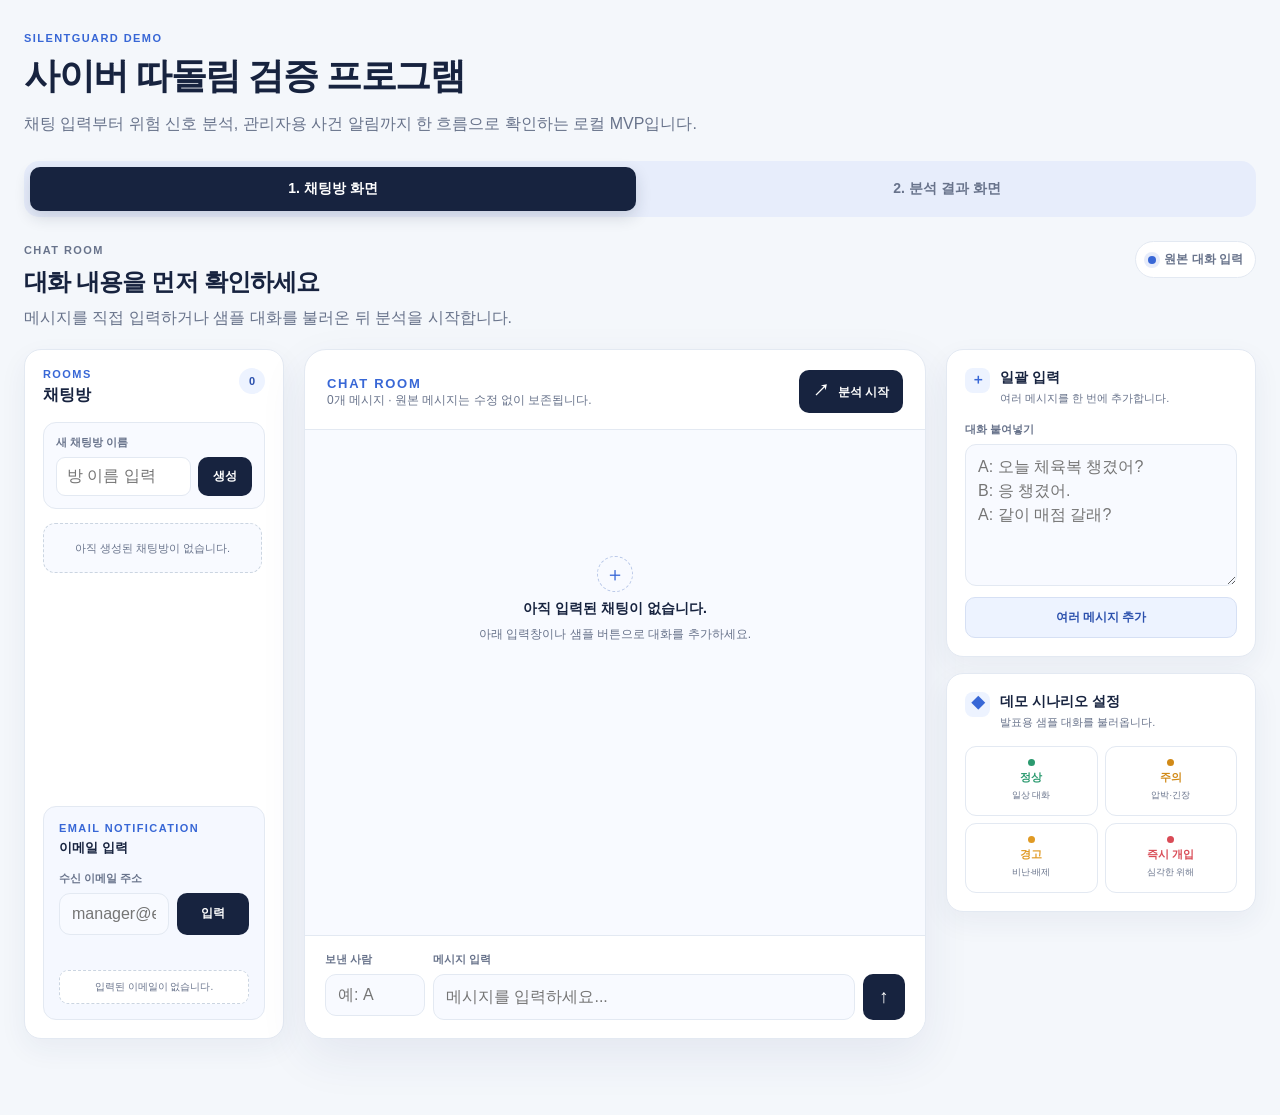
<file: front/index.html>
<!DOCTYPE html>
<html lang="ko">

<head>
    <meta charset="UTF-8">
    <meta name="viewport" content="width=device-width, initial-scale=1.0">
    <title>SilentGuard</title>
    <link rel="stylesheet" href="style.css">
</head>

<body>
    <main class="app-shell">
        <header class="app-header">
            <div>
                <p class="eyebrow">SilentGuard Demo</p>
                <h1>사이버 따돌림 검증 프로그램</h1>
                <p class="app-description">채팅 입력부터 위험 신호 분석, 관리자용 사건 알림까지 한 흐름으로 확인하는 로컬 MVP입니다.</p>
            </div>
        </header>

        <nav class="screen-tabs" aria-label="화면 전환">
            <button type="button" id="chat-screen-btn" class="screen-tab is-active">1. 채팅방 화면</button>
            <button type="button" id="result-screen-btn" class="screen-tab">2. 분석 결과 화면</button>
        </nav>

        <section id="chat-screen" class="screen-panel is-active">
            <div class="screen-header">
                <div>
                    <p class="section-kicker">CHAT ROOM</p>
                    <h2>대화 내용을 먼저 확인하세요</h2>
                    <p>메시지를 직접 입력하거나 샘플 대화를 불러온 뒤 분석을 시작합니다.</p>
                </div>
                <div class="flow-hint"><span class="flow-dot"></span> 원본 대화 입력</div>
            </div>

            <div class="chat-layout">
                <aside class="panel room-list-panel" aria-label="채팅방 리스트">
                    <div class="room-list-header">
                        <div>
                            <p class="section-kicker">ROOMS</p>
                            <h3>채팅방</h3>
                        </div>
                        <span id="room-count" class="room-count-badge">1</span>
                    </div>

                    <div class="room-create-box">
                        <label for="new-room-name">새 채팅방 이름</label>
                        <div class="room-create-row">
                            <input type="text" id="new-room-name" placeholder="방 이름 입력" maxlength="30">
                            <button type="button" id="create-room-btn" class="primary-button room-create-button">생성</button>
                        </div>
                    </div>

                    <div id="room-list" class="room-list"></div>

                    <article class="email-recipient-card room-email-card">
                        <div>
                            <p class="section-kicker">EMAIL NOTIFICATION</p>
                            <h4>이메일 입력</h4>
                        </div>
                        <div class="field-block">
                            <label for="room-notification-email">수신 이메일 주소</label>
                            <div class="email-recipient-row">
                                <input
                                    type="text"
                                    id="room-notification-email"
                                    name="room-notification-email"
                                    placeholder="manager@example.com"
                                    inputmode="email"
                                    autocomplete="email"
                                >
                                <button type="button" id="add-room-email-btn" class="primary-button email-send-button">입력</button>
                            </div>
                            <p id="room-email-feedback" class="email-input-feedback" aria-live="polite"></p>
                        </div>
                        <div id="room-email-list" class="email-address-list"></div>
                    </article>
                </aside>

                <section class="panel chat-container-panel">
                    <div class="chat-room-header">
                        <div>
                            <span class="room-label">CHAT ROOM</span>
                            <h3 id="active-room-name">demo_room</h3>
                            <p><span id="chat-count">0개 메시지</span> · 원본 메시지는 수정 없이 보존됩니다.</p>
                        </div>
                        <button type="button" id="analyze-btn" class="primary-button analyze-header-button">
                            <span class="button-icon">↗</span> 분석 시작
                        </button>
                    </div>

                    <div id="chat-list" class="chat-thread">
                        <div id="empty-chat" class="empty-chat">
                            <span class="empty-chat-icon">＋</span>
                            <strong>아직 입력된 채팅이 없습니다.</strong>
                            <span>아래 입력창이나 샘플 버튼으로 대화를 추가하세요.</span>
                        </div>
                    </div>

                    <div class="chat-composer">
                        <div class="composer-row">
                            <div class="field-block sender-field">
                                <label for="sender">보낸 사람</label>
                                <input type="text" id="sender" placeholder="예: A" maxlength="20">
                            </div>
                            <div class="field-block message-field">
                                <label for="message">메시지 입력</label>
                                <div class="message-entry-row">
                                    <textarea id="message" rows="1" placeholder="메시지를 입력하세요..."></textarea>
                                    <button type="button" id="add-message-btn" class="primary-button icon-button" aria-label="메시지 추가">↑</button>
                                </div>
                            </div>
                        </div>

                    </div>
                </section>

                <aside class="chat-side-controls">
                    <section class="panel side-panel bulk-input-panel">
                        <div class="side-panel-heading">
                            <div class="panel-icon">＋</div>
                            <div>
                                <h3>일괄 입력</h3>
                                <p>여러 메시지를 한 번에 추가합니다.</p>
                            </div>
                        </div>
                        <div class="field-block">
                            <label for="bulk-message-input">대화 붙여넣기</label>
                            <textarea id="bulk-message-input" rows="5" placeholder="A: 오늘 체육복 챙겼어?&#10;B: 응 챙겼어.&#10;A: 같이 매점 갈래?"></textarea>
                        </div>
                        <button type="button" id="bulk-add-btn" class="secondary-button full-button">여러 메시지 추가</button>
                    </section>

                    <section class="panel side-panel demo-sample-panel">
                        <div class="side-panel-heading scenario-heading">
                            <div class="panel-icon">◆</div>
                            <div>
                                <h3>데모 시나리오 설정</h3>
                                <p>발표용 샘플 대화를 불러옵니다.</p>
                            </div>
                        </div>

                        <div class="scenario-grid" aria-label="위험 단계 시나리오 선택">
                            <button type="button" class="scenario-card scenario-normal" data-scenario="normal"><span class="scenario-dot"></span><strong>정상</strong><small>일상 대화</small></button>
                            <button type="button" class="scenario-card scenario-caution" data-scenario="caution"><span class="scenario-dot"></span><strong>주의</strong><small>압박·긴장</small></button>
                            <button type="button" class="scenario-card scenario-warning" data-scenario="warning"><span class="scenario-dot"></span><strong>경고</strong><small>비난·배제</small></button>
                            <button type="button" class="scenario-card scenario-immediate" data-scenario="immediate"><span class="scenario-dot"></span><strong>즉시 개입</strong><small>심각한 위해</small></button>
                        </div>
                    </section>
                </aside>
            </div>
        </section>

        <section id="result-screen" class="screen-panel">
            <div class="screen-header result-screen-header">
                <div>
                    <p class="section-kicker">ANALYSIS RESULT</p>
                    <h2>분석 결과 리포트</h2>
                    <p>대화 맥락과 위험 신호 분석 결과를 원본 근거와 함께 확인합니다.</p>
                </div>
                <div class="result-header-actions">
                    <div id="analysis-complete-badge" class="flow-hint result-complete"><span class="flow-dot"></span> 분석 대기</div>
                    <button type="button" id="back-to-chat-btn" class="secondary-button">채팅방으로 돌아가기</button>
                </div>
            </div>

            <div id="analysis-feedback" class="status-banner">채팅방 화면에서 메시지를 구성한 뒤 분석을 시작하세요.</div>

            <section id="analysis-result" class="panel analysis-overview-panel">
                <div class="result-grid result-grid-three">
                    <div id="risk-result-card" class="result-card">
                        <span class="result-label">괴롭힘 가능성</span>
                        <strong id="risk-score" class="risk-score">-</strong>
                    </div>
                    <div id="risk-level-card" class="result-card">
                        <span class="result-label">위험 단계</span>
                        <strong id="risk-level" class="risk-level">분석 전</strong>
                    </div>
                    <div class="result-card notification-summary-card">
                        <span class="result-label">알림 전달 상태</span>
                        <div id="notification-status-value" class="notification-status">알림 미설정</div>
                    </div>
                </div>

                <div id="risk-level-description" class="risk-description">분석 결과가 표시되면 위험 단계 설명이 나타납니다.</div>
                <div class="notice"><p>※ 괴롭힘 가능성은 대화에서 발견된 위험 신호를 수치화한 값입니다. 학교폭력 여부나 특정 사용자의 역할을 확정하는 결과로 사용하지 않습니다.</p></div>
            </section>

            <div class="result-detail-grid">
                <section id="risk-segments" class="panel result-detail-panel">
                    <div class="section-header">
                        <div>
                            <p class="section-kicker">ORIGINAL EVIDENCE</p>
                            <h3>위험 판단 채팅 구간</h3>
                            <p>원본 메시지와 근거 ID를 수정 없이 표시합니다.</p>
                        </div>
                    </div>
                    <div id="risk-segment-list"><div class="empty-result">아직 분석된 위험 구간이 없습니다.</div></div>

                    <article class="email-recipient-card">
                        <div>
                            <p class="section-kicker">EMAIL NOTIFICATION</p>
                            <h4>이메일 입력</h4>
                        </div>
                        <div class="field-block">
                            <label for="notification-email">수신 이메일 주소</label>
                            <div class="email-recipient-row">
                                <input
                                    type="email"
                                    id="notification-email"
                                    name="notification-email"
                                    placeholder="manager@example.com"
                                    autocomplete="email"
                                >
                                <button type="button" class="primary-button email-send-button">전송</button>
                            </div>
                        </div>
                    </article>
                </section>

                <section id="admin-alert" class="panel result-detail-panel">
                    <div class="section-header">
                        <div>
                            <p class="section-kicker">AGENT NOTIFICATION</p>
                            <h3>관리자용 사건 알림</h3>
                            <p>Agent가 생성한 관리자용 참고 정보를 확인합니다.</p>
                        </div>
                    </div>

                    <div class="alert-grid">
                        <article class="alert-card alert-card-wide"><h4>시스템 판단 근거</h4><p id="system-decision-summary">분석 전</p></article>
                        <article class="alert-card"><h4>채팅 시간</h4><p id="chat-time-range">분석 전</p></article>
                        <article class="alert-card"><h4>위험 유형</h4><p id="risk-type">분석 전</p></article>
                        <article class="alert-card"><h4>위험 판단 이유와 근거 메시지</h4><p id="risk-reason">분석 전</p><div id="evidence-message-links" class="evidence-links"></div></article>
                        <article class="alert-card"><h4>관리자용 사건 요약</h4><p id="incident-summary">분석 전</p></article>
                        <article class="alert-card"><h4>추가 확인 필요</h4><p id="additional-context">분석 전</p></article>
                        <article class="alert-card"><h4>권장 초기 조치</h4><p id="recommended-actions">분석 전</p></article>
                        <article class="alert-card"><h4>알림 전달 상태</h4><p id="alert-notification-status">알림 미설정</p></article>
                    </div>

                    <div class="notice notice-stack"><p id="analysis-disclaimer">※ AI 분석은 위험 신호 탐지를 위한 참고 정보입니다. 최종 판단에는 추가 검토가 필요합니다.</p></div>
                </section>
            </div>
        </section>
    </main>

    <script src="app.js"></script>
</body>

</html>
</file>
<file: front/style.css>
:root {
    --page-bg: #f4f7fb;
    --surface: #ffffff;
    --surface-soft: #f8faff;
    --ink: #17233f;
    --muted: #68738b;
    --border: #e3e9f2;
    --primary: #3867d6;
    --primary-dark: #2b50ad;
    --normal: #2b9a6f;
    --caution: #d18a17;
    --warning: #e09a24;
    --immediate: #d94b56;
    --radius-panel: 22px;
    --radius-control: 11px;
    --shadow: 0 18px 48px rgba(37, 49, 109, 0.08);
}

* { box-sizing: border-box; }
body { margin: 0; background: var(--page-bg); color: var(--ink); font-family: Pretendard, "Noto Sans KR", "Apple SD Gothic Neo", "Segoe UI", sans-serif; -webkit-font-smoothing: antialiased; }
button, input, textarea, select { font: inherit; }
button { border: 0; cursor: pointer; transition: transform .16s ease, background .16s ease, border-color .16s ease, box-shadow .16s ease; }
button:hover { transform: translateY(-1px); }
button:disabled { opacity: .55; cursor: not-allowed; transform: none; }

.app-shell { max-width: 1360px; margin: 0 auto; padding: 32px 24px 56px; }
.app-header { margin-bottom: 24px; }
.eyebrow, .section-kicker, .room-label { margin: 0; color: var(--primary); font-size: 11px; font-weight: 800; letter-spacing: .13em; text-transform: uppercase; }
.chat-room-header .room-label { font-size: 13px; }
.chat-room-header #active-room-name { display: none; }
.app-header h1 { margin: 8px 0 10px; font-size: clamp(26px, 4vw, 36px); letter-spacing: -.04em; }
.app-description, .screen-header p, .section-header p { margin: 0; color: var(--muted); line-height: 1.65; }
.screen-tabs { display: flex; gap: 8px; margin-bottom: 24px; padding: 6px; background: #e7edfb; border-radius: 15px; }
.screen-tab { flex: 1; padding: 13px 18px; border-radius: 10px; background: transparent; color: var(--muted); font-size: 14px; font-weight: 800; }
.screen-tab.is-active { background: var(--ink); color: #fff; box-shadow: 0 6px 16px rgba(23, 35, 63, .16); }
.screen-panel { display: none; }
.screen-panel.is-active { display: block; }
.screen-header { display: flex; align-items: flex-start; justify-content: space-between; gap: 20px; margin-bottom: 18px; }
.screen-header h2 { margin: 6px 0 7px; font-size: 24px; letter-spacing: -.035em; }
.flow-hint { display: inline-flex; align-items: center; gap: 8px; padding: 9px 12px; border: 1px solid var(--border); border-radius: 999px; background: var(--surface); color: var(--muted); font-size: 12px; font-weight: 800; white-space: nowrap; }
.flow-dot { width: 8px; height: 8px; border-radius: 50%; background: var(--primary); box-shadow: 0 0 0 4px rgba(56,103,214,.12); }
.result-complete { color: var(--normal); border-color: #ccebdd; background: #f0fbf6; }
.result-complete .flow-dot { background: var(--normal); box-shadow: 0 0 0 4px rgba(43,154,111,.12); }
.result-header-actions { display: flex; align-items: center; gap: 10px; }

.panel { margin-bottom: 20px; padding: 22px; border: 1px solid var(--border); border-radius: var(--radius-panel); background: var(--surface); box-shadow: var(--shadow); }
.chat-layout { display: grid; grid-template-columns: 260px minmax(0, 1fr) 310px; align-items: start; gap: 20px; }
.room-list-panel { display: flex; min-height: 690px; max-height: 690px; flex-direction: column; padding: 18px; border-radius: 17px; box-shadow: 0 10px 28px rgba(37,49,109,.06); }
.room-list-header { display: flex; align-items: flex-start; justify-content: space-between; gap: 12px; margin-bottom: 16px; }
.room-list-header h3 { margin: 5px 0 0; font-size: 16px; }
.room-count-badge { display: inline-flex; min-width: 26px; height: 26px; align-items: center; justify-content: center; border-radius: 999px; background: #edf3ff; color: var(--primary-dark); font-size: 11px; font-weight: 900; }
.room-create-box { padding: 12px; border: 1px solid var(--border); border-radius: 13px; background: var(--surface-soft); }
.room-create-box label { display: block; margin-bottom: 7px; color: var(--muted); font-size: 11px; font-weight: 800; }
.room-create-row { display: flex; gap: 7px; }
.room-create-row input { min-width: 0; flex: 1; min-height: 38px; padding: 8px 10px; border: 1px solid var(--border); border-radius: 9px; background: var(--surface); color: var(--ink); outline: none; }
.room-create-row input:focus { border-color: #99b1ed; box-shadow: 0 0 0 3px rgba(56,103,214,.12); }
.room-create-button { min-width: 54px; padding: 9px 10px; }
.room-list { display: flex; min-height: 0; flex: 1; flex-direction: column; gap: 8px; margin-top: 14px; padding-right: 3px; overflow-y: auto; }
.room-list::-webkit-scrollbar { width: 6px; }
.room-list::-webkit-scrollbar-thumb { border-radius: 999px; background: #cbd5e1; }
.room-list::-webkit-scrollbar-track { background: transparent; }
.room-list-item { width: 100%; padding: 12px; border: 1px solid transparent; border-radius: 12px; background: transparent; color: var(--ink); text-align: left; }
.room-list-item:hover { background: var(--surface-soft); transform: none; }
.room-list-item.is-active { border-color: #cddafa; background: #edf3ff; box-shadow: 0 0 0 2px rgba(56,103,214,.08) inset; }
.room-list-item-header { display: flex; align-items: center; justify-content: space-between; gap: 8px; margin-bottom: 5px; }
.room-list-item-name { min-width: 0; overflow: hidden; color: var(--ink); font-size: 13px; font-weight: 900; text-overflow: ellipsis; white-space: nowrap; }
.room-list-item-actions { display: inline-flex; flex: 0 0 auto; align-items: center; gap: 5px; }
.room-list-item-count { flex: 0 0 auto; color: var(--primary); font-size: 10px; font-weight: 900; }
.room-delete-button { display: grid; width: 16px; height: 18px; place-items: center; background: transparent; color: var(--muted); font-size: 14px; font-weight: 900; line-height: 1; }
.room-delete-button:hover { background: transparent; color: var(--immediate); transform: none; }
.room-list-item-meta { display: flex; align-items: center; gap: 6px; color: var(--muted); font-size: 10px; line-height: 1.35; }
.room-list-item-meta span:last-child { min-width: 0; overflow: hidden; text-overflow: ellipsis; white-space: nowrap; }
.room-status-dot { width: 7px; height: 7px; flex: 0 0 auto; border-radius: 50%; background: var(--normal); }
.room-list-empty { padding: 16px 10px; border: 1px dashed #cbd5e1; border-radius: 12px; background: var(--surface-soft); color: var(--muted); font-size: 11px; line-height: 1.5; text-align: center; }
.chat-container-panel { display: flex; min-height: 690px; flex-direction: column; padding: 0; overflow: hidden; }
.chat-room-header { display: flex; align-items: center; justify-content: space-between; gap: 18px; padding: 20px 22px 16px; border-bottom: 1px solid var(--border); }
.chat-room-header h3 { margin: 5px 0 5px; font-size: 17px; }
.chat-room-header p { margin: 0; color: var(--muted); font-size: 12px; }
.analyze-header-button { flex: 0 0 auto; }
.button-icon { display: inline-block; margin-right: 5px; font-size: 16px; }
.chat-thread { display: flex; min-height: 390px; max-height: 540px; flex: 1; flex-direction: column; gap: 11px; overflow-y: auto; padding: 20px 22px; background: var(--surface-soft); }
.empty-chat { display: flex; min-height: 300px; align-items: center; justify-content: center; flex-direction: column; gap: 8px; color: var(--muted); text-align: center; }
.empty-chat-icon { display: grid; width: 36px; height: 36px; place-items: center; border: 1px dashed #b9c8e8; border-radius: 50%; color: var(--primary); font-size: 20px; }
.empty-chat strong { color: var(--ink); font-size: 14px; }
.empty-chat span:last-child { font-size: 12px; }
.message-card { display: inline-block; width: fit-content; max-width: min(85%, 560px); align-self: flex-start; padding: 11px 14px; border: 1px solid #dbe4ff; border-radius: 17px 17px 17px 5px; background: #eef2ff; box-shadow: 0 7px 16px rgba(59, 130, 246, .06); }
.message-card.is-focused { outline: 3px solid #f5b342; box-shadow: 0 0 0 6px rgba(245, 179, 66, .16); }
.message-header { display: flex; flex-wrap: wrap; gap: 6px 10px; margin-bottom: 5px; color: var(--muted); font-size: 10px; }
.message-header strong { color: var(--ink); font-size: 11px; }
.message-content { display: inline-block; color: var(--ink); font-size: 14px; line-height: 1.55; white-space: pre-wrap; word-break: break-word; }
.chat-composer { padding: 16px 20px 18px; border-top: 1px solid var(--border); background: var(--surface); }
.composer-row { display: grid; grid-template-columns: 100px minmax(0, 1fr); gap: 8px; }
.field-block { display: flex; flex-direction: column; gap: 7px; }
.field-block label { color: var(--muted); font-size: 11px; font-weight: 800; }
.field-block input, .field-block textarea, .field-block select { width: 100%; border: 1px solid var(--border); border-radius: var(--radius-control); background: var(--surface-soft); color: var(--ink); outline: none; }
.field-block input:focus, .field-block textarea:focus, .field-block select:focus { border-color: #99b1ed; box-shadow: 0 0 0 3px rgba(56,103,214,.12); }
.field-block input, .field-block select { min-height: 42px; padding: 10px 12px; }
.field-block textarea { min-height: 42px; padding: 10px 12px; resize: vertical; line-height: 1.5; }
.message-entry-row { display: flex; gap: 8px; }
.message-entry-row textarea { flex: 1; resize: none; }
.scenario-dot { width: 7px; height: 7px; border-radius: 50%; background: currentColor; }

.chat-side-controls { display: flex; flex-direction: column; gap: 16px; }
.side-panel { margin: 0; padding: 18px; border-radius: 17px; box-shadow: 0 10px 28px rgba(37,49,109,.06); }
.side-panel-heading { display: flex; align-items: flex-start; gap: 10px; margin-bottom: 15px; }
.side-panel-heading h3 { margin: 1px 0 4px; font-size: 14px; }
.side-panel-heading p { margin: 0; color: var(--muted); font-size: 11px; line-height: 1.45; }
.panel-icon { display: grid; width: 25px; height: 25px; flex: 0 0 auto; place-items: center; border-radius: 8px; background: #edf3ff; color: var(--primary); font-size: 14px; font-weight: 900; }
.full-button { width: 100%; margin-top: 11px; }
.secondary-button, .primary-button { padding: 11px 14px; border-radius: 10px; font-size: 12px; font-weight: 800; }
.primary-button { background: var(--ink); color: #fff; }
.primary-button:hover { background: var(--primary-dark); }
.secondary-button { border: 1px solid #d6e0f4; background: #edf3ff; color: var(--primary-dark); }
.icon-button { width: 42px; min-width: 42px; padding: 0; font-size: 19px; }
.scenario-heading { position: relative; }
.scenario-grid { display: grid; grid-template-columns: repeat(2, minmax(0, 1fr)); gap: 7px; }
.scenario-card { display: flex; min-height: 70px; align-items: center; justify-content: center; flex-direction: column; gap: 4px; border: 1px solid var(--border); border-radius: 11px; background: var(--surface); color: var(--ink); }
.scenario-card strong { font-size: 11px; }
.scenario-card small { color: var(--muted); font-size: 9px; }
.scenario-card:hover, .scenario-card.is-selected { box-shadow: 0 0 0 2px currentColor inset; }
.scenario-normal { color: var(--normal); }
.scenario-caution { color: var(--caution); }
.scenario-warning { color: var(--warning); }
.scenario-immediate { color: var(--immediate); }
.scenario-normal.is-selected { background: #f0fbf6; }
.scenario-caution.is-selected { background: #fffbeb; }
.scenario-warning.is-selected { background: #fff7ed; }
.scenario-immediate.is-selected { background: #fff1f2; }

.status-banner { margin-bottom: 18px; padding: 13px 16px; border: 1px solid #dbe4ff; border-radius: 13px; background: #edf3ff; color: var(--primary-dark); font-size: 12px; font-weight: 700; line-height: 1.55; }
.status-banner.is-loading { border-color: #f5deb1; background: #fff9ed; color: #9a670e; }
.status-banner.is-success { border-color: #ccebdd; background: #f0fbf6; color: #187052; }
.status-banner.is-error { border-color: #f2c7cb; background: #fff3f4; color: #b33b47; }
.analysis-overview-panel { padding: 20px; }
.result-grid { display: grid; gap: 14px; margin-bottom: 14px; }
.result-grid-three { grid-template-columns: repeat(3, minmax(0, 1fr)); }
.result-card { min-height: 108px; padding: 18px 20px; border: 1px solid var(--border); border-left: 5px solid #cbd5e1; border-radius: 14px; background: var(--surface); }
.result-label { display: block; margin-bottom: 8px; color: var(--muted); font-size: 11px; font-weight: 800; }
.risk-score { display: block; color: var(--ink); font-size: 38px; line-height: 1; }
.risk-level { display: block; color: var(--ink); font-size: 26px; line-height: 1.1; }
.risk-normal { border-left-color: var(--normal); }
.risk-caution { border-left-color: var(--caution); }
.risk-warning { border-left-color: var(--warning); }
.risk-immediate { border-left-color: var(--immediate); }
.risk-unknown { border-left-color: var(--border); }
.risk-immediate .risk-level { color: var(--immediate); }
.risk-unknown .risk-level { color: var(--muted); }
.notification-summary-card { border-left-color: var(--primary); background: var(--surface-soft); }
.notification-status { color: var(--primary); font-size: 13px; font-weight: 800; line-height: 1.45; }
#notification-status-value, #alert-notification-status { white-space: pre-line; word-break: break-word; }
.risk-description, .notice { padding: 14px 16px; border-radius: 13px; line-height: 1.65; }
.risk-description { margin-bottom: 12px; background: var(--surface-soft); color: var(--muted); font-size: 12px; }
.notice { background: #f5f7fa; color: var(--muted); font-size: 11px; }
.notice p { margin: 0; }
.result-detail-grid { display: grid; grid-template-columns: minmax(0, .95fr) minmax(0, 1.05fr); align-items: start; gap: 20px; }
.result-detail-panel { min-width: 0; }
.result-detail-panel .section-header { margin-bottom: 16px; }
.result-detail-panel .section-header h3 { margin: 5px 0 6px; font-size: 18px; }
.risk-segment-card { padding: 16px; border: 1px solid #f2c7cb; border-left: 5px solid var(--immediate); border-radius: 15px; background: #fff; }
.risk-segment-card.level-normal { border-color: #ccebdd; border-left-color: var(--normal); }
.risk-segment-card.level-caution { border-color: #f1dfad; border-left-color: var(--caution); }
.risk-segment-card.level-warning { border-color: #f2d4a4; border-left-color: var(--warning); }
.risk-segment-card.level-immediate { border-color: #f2c7cb; border-left-color: var(--immediate); }
.risk-segment-card.level-unknown { border-color: var(--border); border-left-color: var(--muted); }
.risk-segment-card h3 { margin: 0 0 12px; font-size: 14px; }
.segment-metadata { display: grid; grid-template-columns: repeat(2, minmax(0, 1fr)); gap: 8px; margin-bottom: 14px; }
.segment-metadata p, .segment-metadata > div { margin: 0; padding: 9px; border-radius: 9px; background: var(--surface-soft); color: var(--muted); font-size: 10px; line-height: 1.55; }
.segment-metadata strong { color: var(--ink); }
.risk-segment-card h4 { margin: 0 0 8px; font-size: 11px; }
.segment-messages { display: flex; flex-direction: column; gap: 8px; }
.segment-message { padding: 10px 11px; border: 1px solid var(--border); border-radius: 10px; background: var(--surface-soft); }
.segment-message-header { display: flex; flex-wrap: wrap; gap: 6px 9px; margin-bottom: 5px; color: var(--muted); font-size: 10px; }
.segment-message-header strong { color: var(--ink); }
.segment-message-text { color: var(--ink); font-size: 12px; line-height: 1.55; white-space: pre-wrap; word-break: break-word; }
.email-recipient-card { display: flex; flex-direction: column; gap: 14px; margin-top: 14px; padding: 15px; border: 1px solid var(--border); border-radius: 13px; background: #f5f8ff; }
.room-email-card { margin-top: auto; }
.email-recipient-card h4 { margin: 5px 0 0; font-size: 13px; }
.email-recipient-row { display: flex; gap: 8px; }
.email-recipient-row input { flex: 1; min-width: 0; }
.email-recipient-row input.is-invalid { border-color: #f2c7cb; box-shadow: 0 0 0 3px rgba(217,75,86,.1); }
.email-send-button { min-width: 72px; }
.email-input-feedback { min-height: 14px; margin: 0; color: var(--immediate); font-size: 10px; font-weight: 700; line-height: 1.4; }
.email-address-list { display: flex; flex-direction: column; gap: 7px; }
.email-address-empty { padding: 9px 10px; border: 1px dashed #cbd5e1; border-radius: 9px; background: var(--surface); color: var(--muted); font-size: 10px; text-align: center; }
.email-address-item { display: flex; align-items: center; gap: 7px; min-width: 0; padding: 8px 10px; border: 1px solid #d6e0f4; border-radius: 9px; background: var(--surface); color: var(--ink); font-size: 11px; font-weight: 800; }
.email-address-item::before { content: ""; width: 7px; height: 7px; flex: 0 0 auto; border-radius: 50%; background: var(--primary); }
.email-address-text { min-width: 0; overflow: hidden; text-overflow: ellipsis; white-space: nowrap; }
.alert-grid { display: grid; grid-template-columns: repeat(2, minmax(0, 1fr)); gap: 9px; }
.alert-card { min-width: 0; padding: 12px; border: 1px solid var(--border); border-radius: 11px; background: var(--surface-soft); }
.alert-card-wide { grid-column: 1 / -1; border-color: #cddafa; background: #f5f8ff; }
.alert-card h4 { margin: 0 0 7px; color: var(--muted); font-size: 10px; }
.alert-card p { margin: 0; color: var(--ink); font-size: 11px; line-height: 1.6; overflow-wrap: anywhere; }
.notice-stack { margin-top: 12px; }
.evidence-links, .message-id-links { display: flex; flex-wrap: wrap; gap: 6px; margin-top: 8px; }
.link-chip { padding: 5px 8px; border: 1px solid #b9c8e8; border-radius: 7px; background: #edf3ff; color: var(--primary-dark); font-size: 10px; font-weight: 800; }
.link-chip:hover { border-color: var(--primary); background: #dfe9ff; }
.empty-result { padding: 22px 14px; border: 1px dashed #cbd5e1; border-radius: 12px; background: var(--surface-soft); color: var(--muted); font-size: 12px; text-align: center; }

@media (max-width: 940px) {
    .chat-layout, .result-detail-grid { grid-template-columns: 1fr; }
    .chat-container-panel { min-height: 620px; }
    .room-list-panel { min-height: auto; max-height: none; }
    .room-list { max-height: 260px; }
    .chat-side-controls { display: grid; grid-template-columns: repeat(2, minmax(0, 1fr)); }
}

@media (max-width: 680px) {
    .app-shell { padding: 22px 14px 40px; }
    .screen-header, .result-header-actions { align-items: stretch; flex-direction: column; }
    .flow-hint { align-self: flex-start; }
    .result-grid-three, .chat-side-controls { grid-template-columns: 1fr; }
    .chat-room-header { align-items: flex-start; flex-direction: column; }
    .analyze-header-button { width: 100%; }
    .composer-row { grid-template-columns: 1fr; }
    .room-create-row { flex-direction: column; }
    .room-create-button { width: 100%; }
    .message-card { max-width: 94%; }
    .alert-grid { grid-template-columns: 1fr; }
    .alert-card-wide { grid-column: auto; }
    .email-recipient-row { flex-direction: column; }
    .email-send-button { width: 100%; }
    .screen-tabs { gap: 4px; }
    .screen-tab { padding: 11px 8px; font-size: 12px; }
}
</file>
